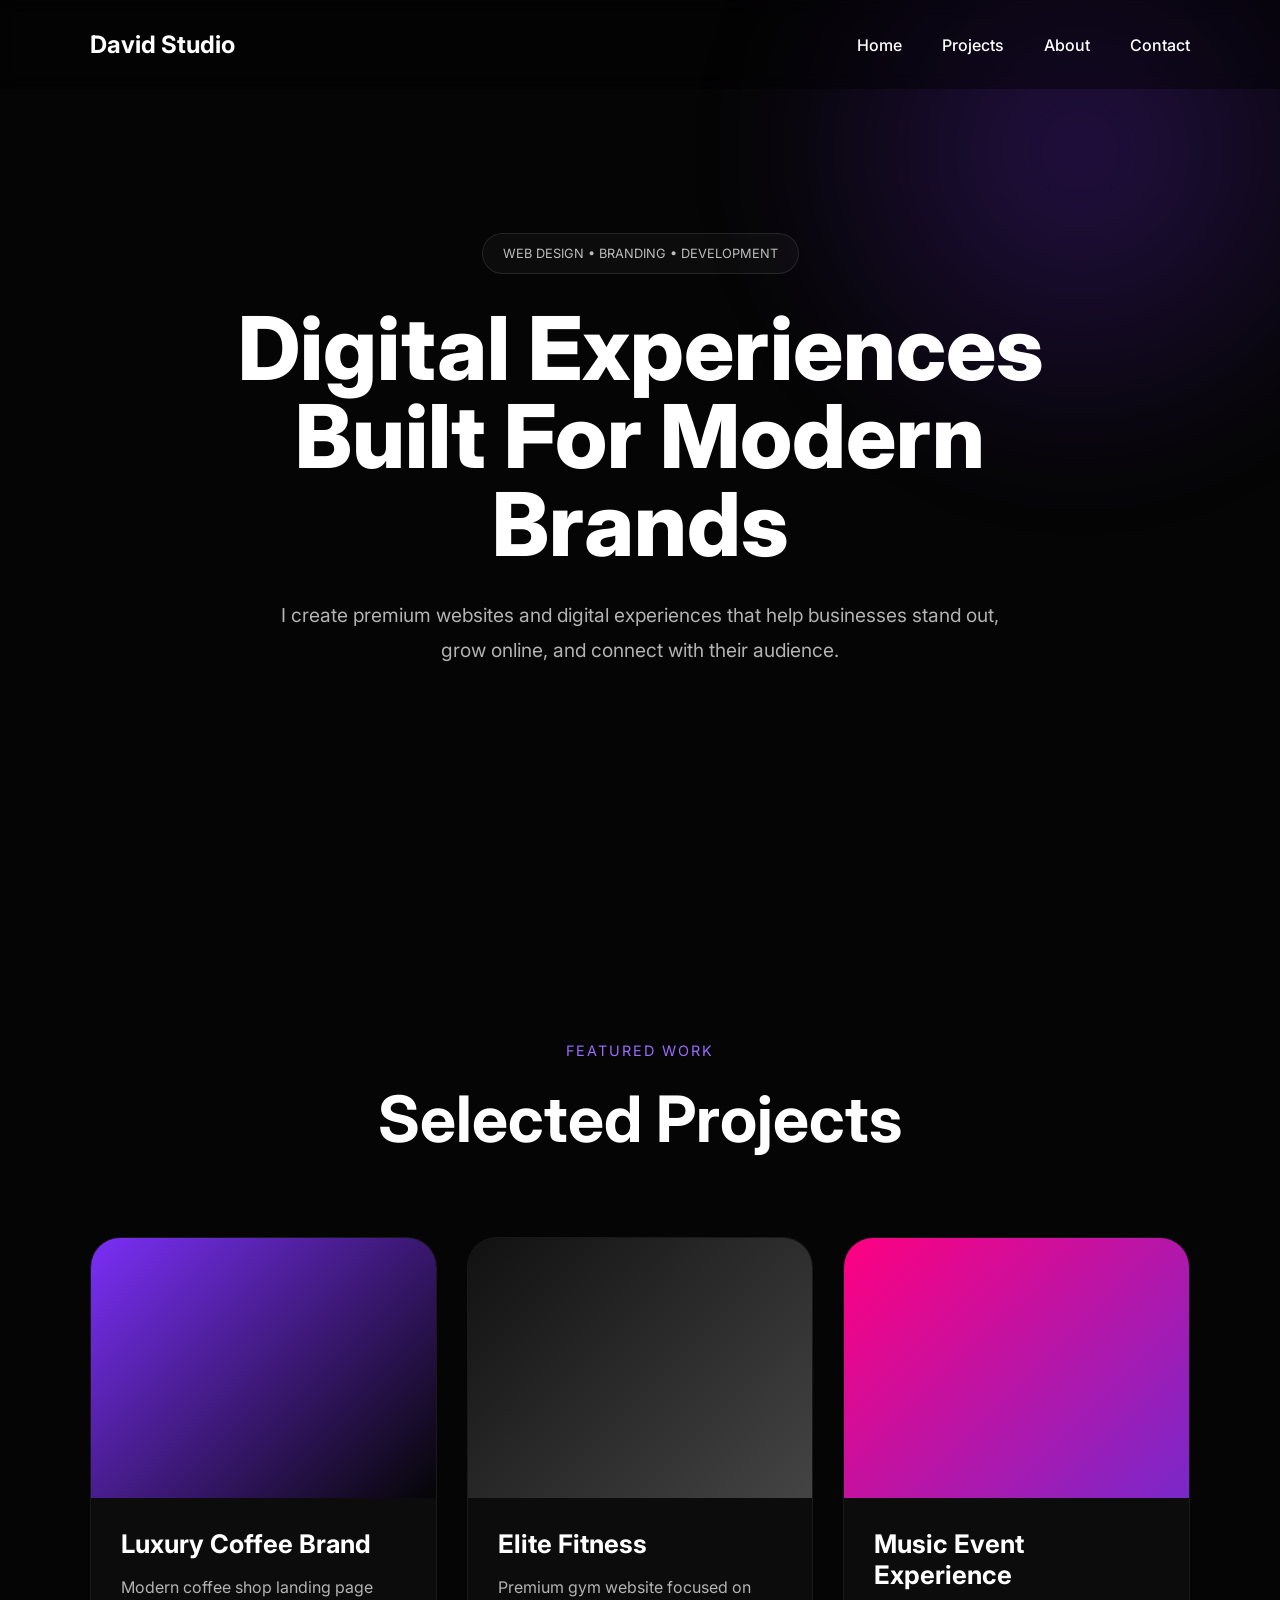
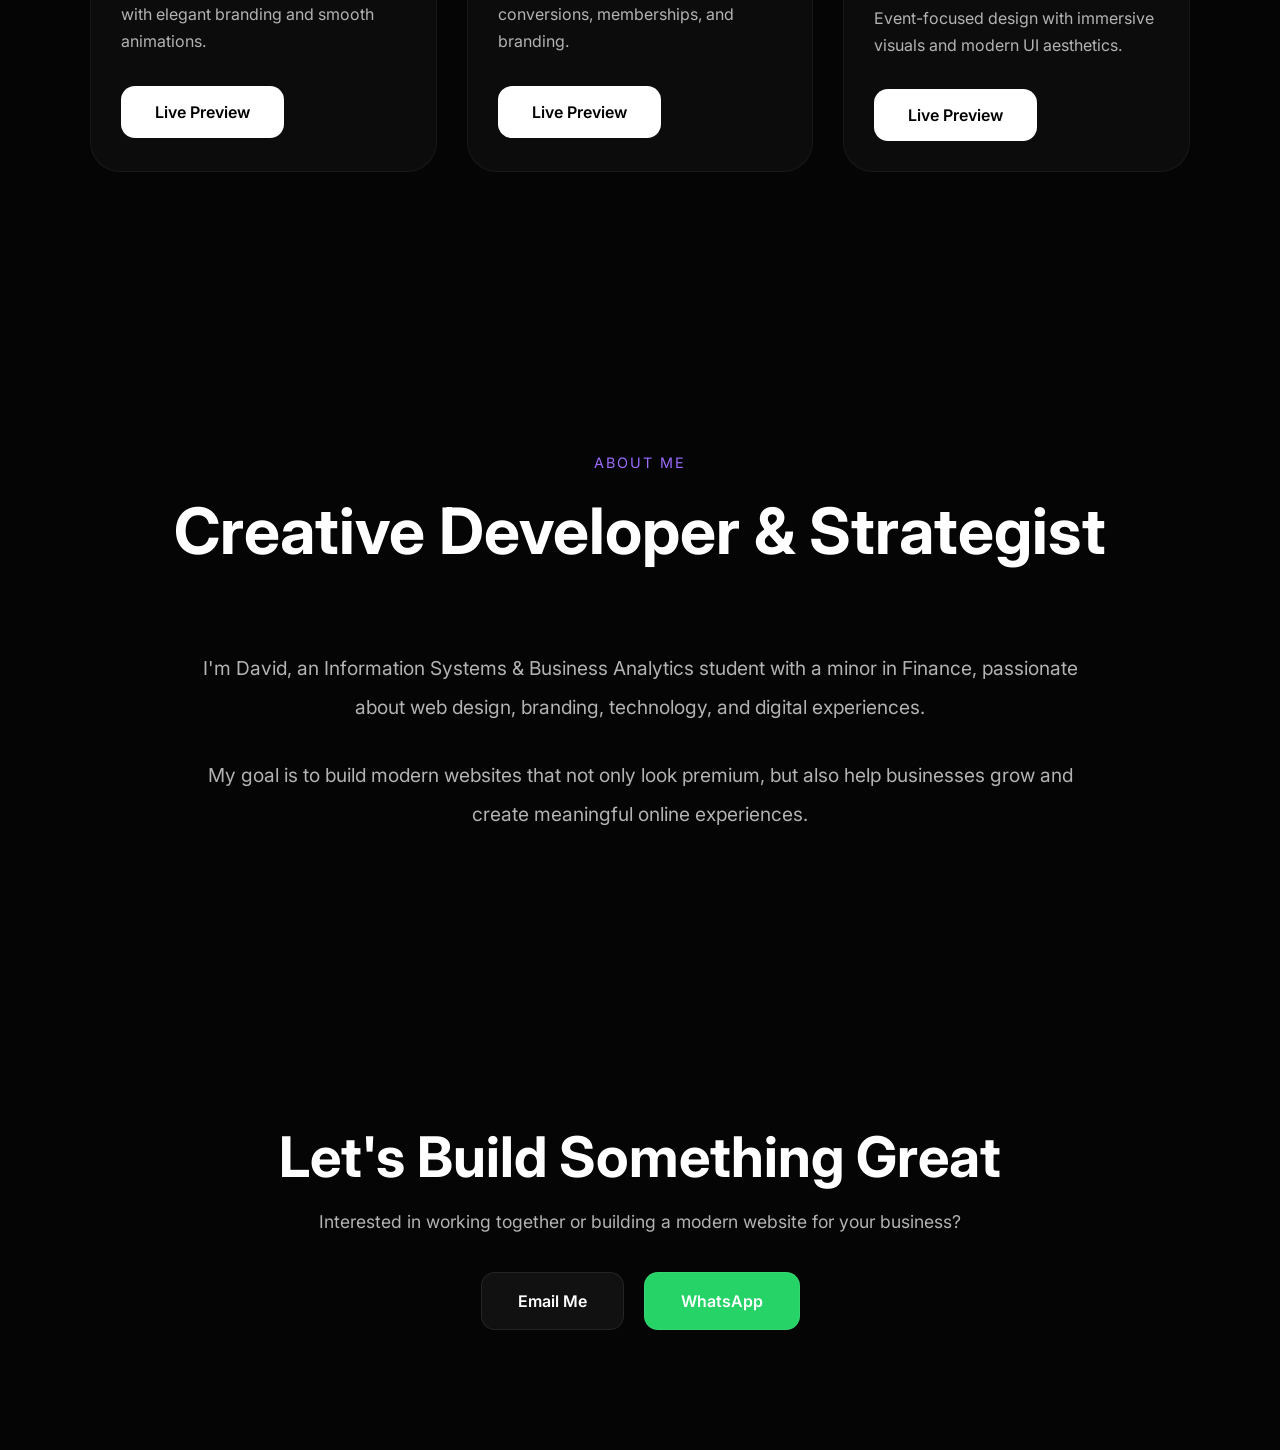
<file: david-studio-site/index.html>
<!DOCTYPE html>
<html lang="en">

<head>

  <meta charset="UTF-8">
  <meta name="viewport" content="width=device-width, initial-scale=1.0">

  <title>David Studio</title>

  <!-- GOOGLE FONT -->

  <link rel="preconnect" href="https://fonts.googleapis.com">
  <link rel="preconnect" href="https://fonts.gstatic.com" crossorigin>

  <link href="https://fonts.googleapis.com/css2?family=Inter:wght@300;400;500;600;700;800&display=swap" rel="stylesheet">

  <!-- CSS -->

  <link rel="stylesheet" href="style.css">

</head>

<body>

  <!-- BACKGROUND GLOW -->

  <div class="gradient-bg"></div>

  <!-- NAVBAR -->

  <nav>

    <h2 class="logo">David Studio</h2>

    <ul>

      <li><a href="#home">Home</a></li>

      <li><a href="#projects">Projects</a></li>

      <li><a href="#about">About</a></li>

      <li><a href="#contact">Contact</a></li>

    </ul>

  </nav>

  <!-- HERO -->

  <section class="hero" id="home">

    <div class="hero-content fade-up">

      <span class="badge">
        WEB DESIGN • BRANDING • DEVELOPMENT
      </span>

      <h1>
        Digital Experiences <br>
        Built For Modern Brands
      </h1>

      <p class="hero-description">
        I create premium websites and digital experiences that help businesses stand out, grow online, and connect with their audience.
      </p>

    </div>

  </section>

  <!-- PROJECTS -->

  <section class="projects" id="projects">

    <div class="section-title fade-up">

      <span>FEATURED WORK</span>

      <h2>Selected Projects</h2>

    </div>

    <div class="project-grid">

      <div class="project-card fade-up">

        <div class="project-image"></div>

        <div class="project-info">

          <h3>Luxury Coffee Brand</h3>

          <p>
            Modern coffee shop landing page with elegant branding and smooth animations.
          </p>

          <a href="#" class="project-btn">
            Live Preview
          </a>

        </div>

      </div>

      <div class="project-card fade-up">

        <div class="project-image gym"></div>

        <div class="project-info">

          <h3>Elite Fitness</h3>

          <p>
            Premium gym website focused on conversions, memberships, and branding.
          </p>

          <a href="#" class="project-btn">
            Live Preview
          </a>

        </div>

      </div>

      <div class="project-card fade-up">

        <div class="project-image music"></div>

        <div class="project-info">

          <h3>Music Event Experience</h3>

          <p>
            Event-focused design with immersive visuals and modern UI aesthetics.
          </p>

          <a href="#" class="project-btn">
            Live Preview
          </a>

        </div>

      </div>

    </div>

  </section>

  <!-- ABOUT -->

  <section class="about" id="about">

    <div class="section-title fade-up">

      <span>ABOUT ME</span>

      <h2>Creative Developer & Strategist</h2>

    </div>

    <div class="about-content fade-up">

      <p>
        I'm David, an Information Systems & Business Analytics student with a minor in Finance, passionate about web design, branding, technology, and digital experiences.
      </p>

      <p>
        My goal is to build modern websites that not only look premium, but also help businesses grow and create meaningful online experiences.
      </p>

    </div>

  </section>

  <!-- CONTACT -->

  <section class="contact-section fade-up" id="contact">

    <h2>Let's Build Something Great</h2>

    <p>
      Interested in working together or building a modern website for your business?
    </p>

    <div class="contact-buttons">

      <a href="mailto:dbc.studio1@gmail.com" class="contact-btn">
        Email Me
      </a>

      <a href="https://wa.me/19157024405" target="_blank" class="contact-btn whatsapp-btn">
        WhatsApp
      </a>

    </div>

  </section>

  <!-- JS -->

  <script src="script.js"></script>

</body>

</html>
</file>
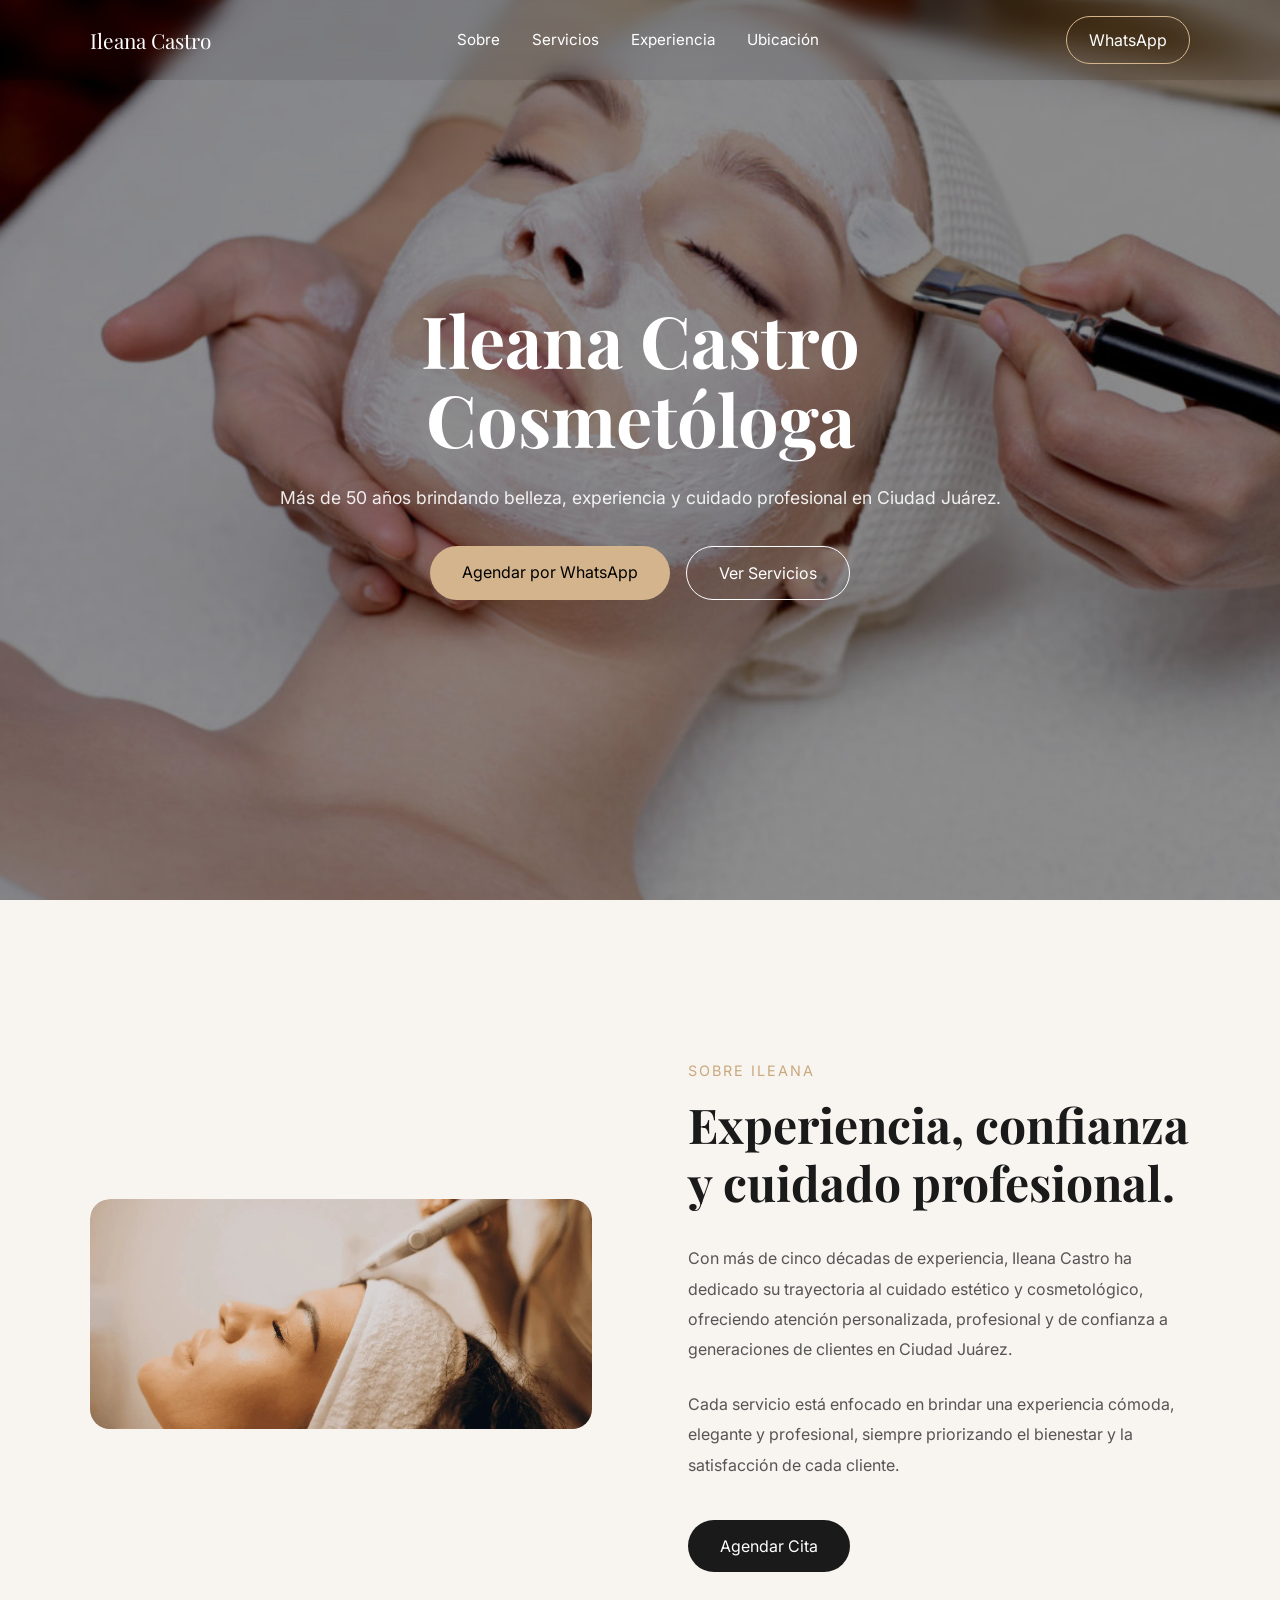
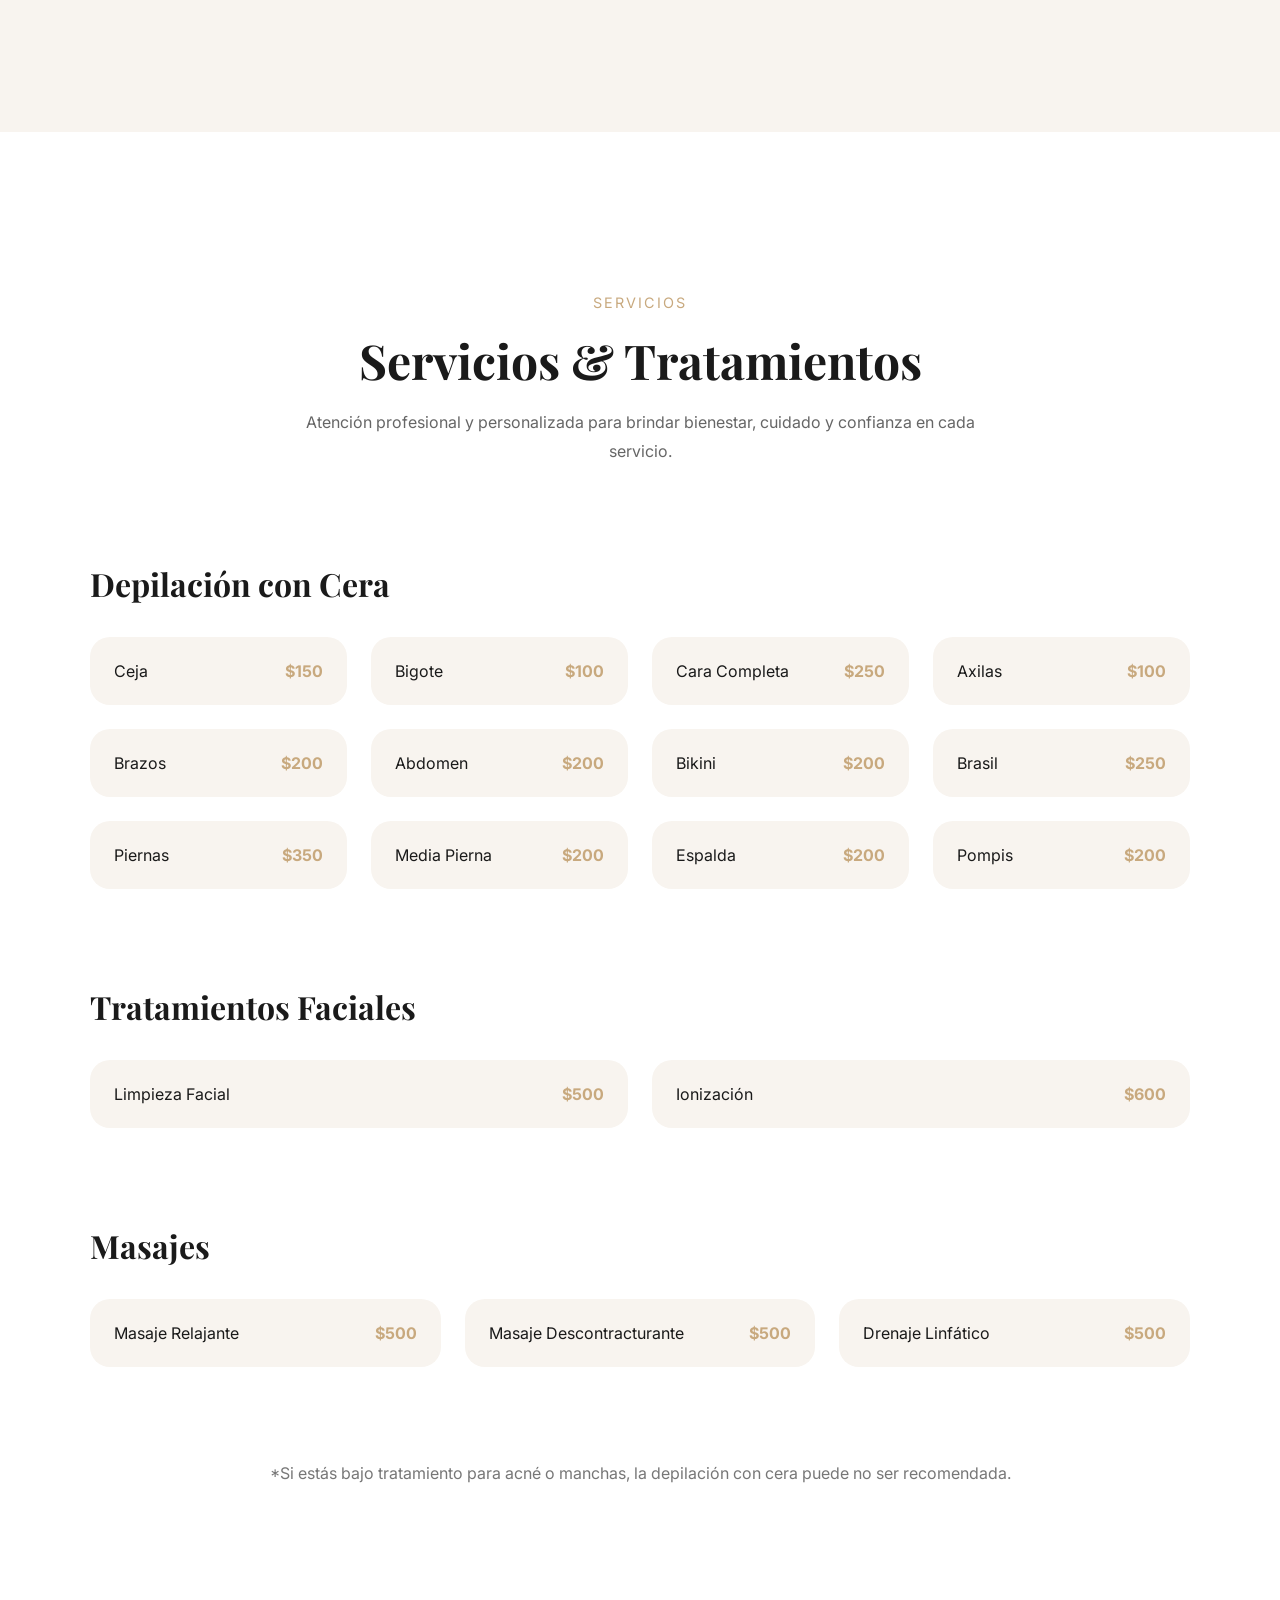
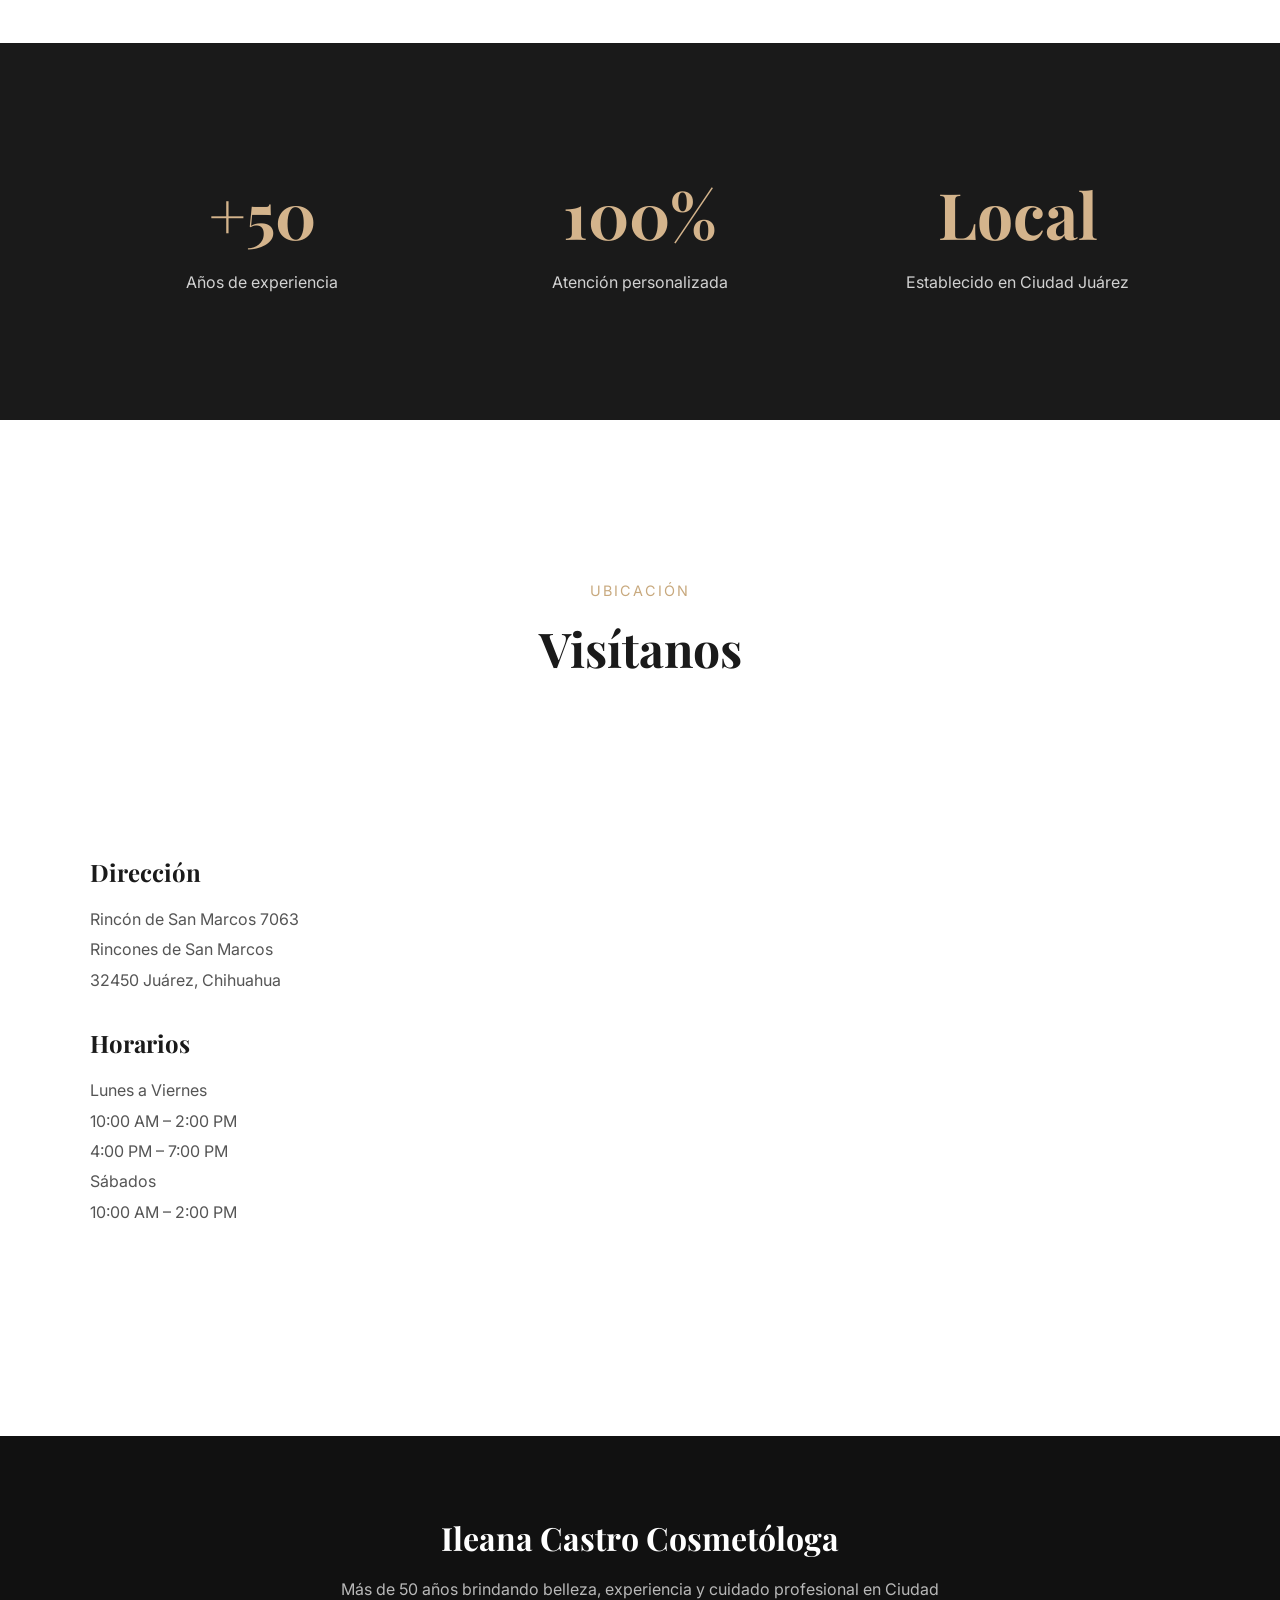
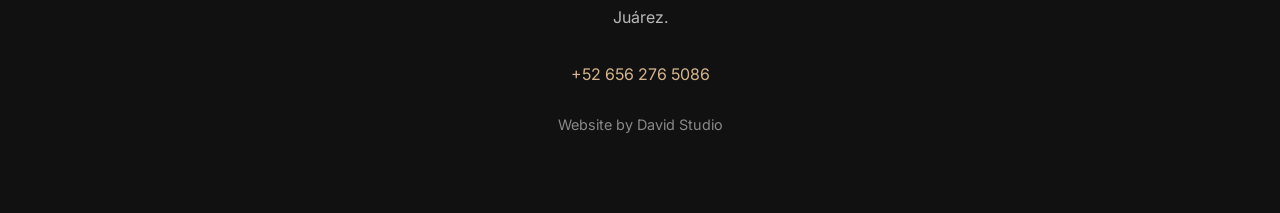
<file: Ileana-Cosmetologia/index.html>
<!DOCTYPE html>
<html lang="es">
<head>

  <meta charset="UTF-8" />
  <meta name="viewport" content="width=device-width, initial-scale=1.0" />

  <title>Ileana Castro Cosmetóloga</title>

  <!-- GOOGLE FONTS -->

  <link rel="preconnect" href="https://fonts.googleapis.com">
  <link rel="preconnect" href="https://fonts.gstatic.com" crossorigin>

  <link href="https://fonts.googleapis.com/css2?family=Inter:wght@300;400;500;600&family=Playfair+Display:wght@500;600;700&display=swap" rel="stylesheet">

  <!-- CSS -->

  <link rel="stylesheet" href="style.css">

</head>

<body>

  <!-- NAVBAR -->

  <header class="navbar">

    <div class="logo">
      Ileana Castro
    </div>

    <nav>
      <a href="#about">Sobre</a>
      <a href="#services">Servicios</a>
      <a href="#experience">Experiencia</a>
      <a href="#location">Ubicación</a>
    </nav>

    <a
      href="https://wa.me/526562765086?text=Hola,%20me%20gustaría%20agendar%20una%20cita."
      class="nav-btn"
      target="_blank"
    >
      WhatsApp
    </a>

  </header>

  <!-- HERO -->

  <section class="hero reveal">

    <div class="overlay"></div>

    <img src="images/hero.jpg" alt="Spa Image" class="hero-image">

    <div class="hero-content">

      <h1>Ileana Castro Cosmetóloga</h1>

      <p>
        Más de 50 años brindando belleza, experiencia
        y cuidado profesional en Ciudad Juárez.
      </p>

      <div class="hero-buttons">

        <a
          href="https://wa.me/526562765086?text=Hola,%20me%20gustaría%20agendar%20una%20cita."
          target="_blank"
          class="primary-btn"
        >
          Agendar por WhatsApp
        </a>

        <a href="#services" class="secondary-btn">
          Ver Servicios
        </a>

      </div>

    </div>

  </section>

  <!-- ABOUT -->

  <section class="about reveal" id="about">

    <div class="about-image">
      <img src="images/about.jpg" alt="Facial Treatment">
    </div>

    <div class="about-text">

      <span class="section-subtitle">
        Sobre Ileana
      </span>

      <h2>
        Experiencia, confianza y cuidado profesional.
      </h2>

      <p>
        Con más de cinco décadas de experiencia, Ileana Castro
        ha dedicado su trayectoria al cuidado estético y cosmetológico,
        ofreciendo atención personalizada, profesional y de confianza
        a generaciones de clientes en Ciudad Juárez.
      </p>

      <p>
        Cada servicio está enfocado en brindar una experiencia cómoda,
        elegante y profesional, siempre priorizando el bienestar y la
        satisfacción de cada cliente.
      </p>

      <a
        href="https://wa.me/526562765086?text=Hola,%20me%20gustaría%20agendar%20una%20cita."
        target="_blank"
        class="about-btn"
      >
        Agendar Cita
      </a>

    </div>

  </section>

  <!-- SERVICES -->

  <section class="services reveal" id="services">

    <div class="services-header">

      <span class="section-subtitle">
        Servicios
      </span>

      <h2>
        Servicios & Tratamientos
      </h2>

      <p>
        Atención profesional y personalizada para brindar
        bienestar, cuidado y confianza en cada servicio.
      </p>

    </div>

    <!-- DEPILACION -->

    <div class="service-category">

      <h3>Depilación con Cera</h3>

      <div class="services-grid">

        <div class="service-card">
          <span>Ceja</span>
          <strong>$150</strong>
        </div>

        <div class="service-card">
          <span>Bigote</span>
          <strong>$100</strong>
        </div>

        <div class="service-card">
          <span>Cara Completa</span>
          <strong>$250</strong>
        </div>

        <div class="service-card">
          <span>Axilas</span>
          <strong>$100</strong>
        </div>

        <div class="service-card">
          <span>Brazos</span>
          <strong>$200</strong>
        </div>

        <div class="service-card">
          <span>Abdomen</span>
          <strong>$200</strong>
        </div>

        <div class="service-card">
          <span>Bikini</span>
          <strong>$200</strong>
        </div>

        <div class="service-card">
          <span>Brasil</span>
          <strong>$250</strong>
        </div>

        <div class="service-card">
          <span>Piernas</span>
          <strong>$350</strong>
        </div>

        <div class="service-card">
          <span>Media Pierna</span>
          <strong>$200</strong>
        </div>

        <div class="service-card">
          <span>Espalda</span>
          <strong>$200</strong>
        </div>

        <div class="service-card">
          <span>Pompis</span>
          <strong>$200</strong>
        </div>

      </div>

    </div>

    <!-- FACIALES -->

    <div class="service-category">

      <h3>Tratamientos Faciales</h3>

      <div class="services-grid">

        <div class="service-card">
          <span>Limpieza Facial</span>
          <strong>$500</strong>
        </div>

        <div class="service-card">
          <span>Ionización</span>
          <strong>$600</strong>
        </div>

      </div>

    </div>

    <!-- MASAJES -->

    <div class="service-category">

      <h3>Masajes</h3>

      <div class="services-grid">

        <div class="service-card">
          <span>Masaje Relajante</span>
          <strong>$500</strong>
        </div>

        <div class="service-card">
          <span>Masaje Descontracturante</span>
          <strong>$500</strong>
        </div>

        <div class="service-card">
          <span>Drenaje Linfático</span>
          <strong>$500</strong>
        </div>

      </div>

    </div>

    <div class="services-note">

      <p>
        *Si estás bajo tratamiento para acné o manchas,
        la depilación con cera puede no ser recomendada.
      </p>

    </div>

  </section>

  <!-- EXPERIENCE -->

  <section class="experience reveal" id="experience">

    <div class="experience-card">
      <h2>+50</h2>
      <p>Años de experiencia</p>
    </div>

    <div class="experience-card">
      <h2>100%</h2>
      <p>Atención personalizada</p>
    </div>

    <div class="experience-card">
      <h2>Local</h2>
      <p>Establecido en Ciudad Juárez</p>
    </div>

  </section>

  <!-- LOCATION -->

  <section class="location reveal" id="location">

    <div class="location-header">

      <span class="section-subtitle">
        Ubicación
      </span>

      <h2>
        Visítanos
      </h2>

    </div>

    <div class="location-container">

      <div class="location-info">

        <h3>Dirección</h3>

        <p>
          Rincón de San Marcos 7063<br>
          Rincones de San Marcos<br>
          32450 Juárez, Chihuahua
        </p>

        <h3>Horarios</h3>

        <p>
          Lunes a Viernes<br>
          10:00 AM – 2:00 PM<br>
          4:00 PM – 7:00 PM
        </p>

        <p>
          Sábados<br>
          10:00 AM – 2:00 PM
        </p>

      </div>

      <div class="map-container">

        <iframe
          src="https://www.google.com/maps?q=Rincon+de+San+Marcos+7063+Juarez+Chihuahua&output=embed"
          width="100%"
          height="100%"
          style="border:0;"
          allowfullscreen=""
          loading="lazy">
        </iframe>

      </div>

    </div>

  </section>

  <!-- FOOTER -->

  <footer class="footer">

    <h3>Ileana Castro Cosmetóloga</h3>

    <p>
      Más de 50 años brindando belleza, experiencia
      y cuidado profesional en Ciudad Juárez.
    </p>

    <a
      href="https://wa.me/526562765086"
      target="_blank"
    >
      +52 656 276 5086
    </a>

    <span>
      Website by David Studio
    </span>

  </footer>

  <script src="script.js"></script>

</body>
</html>
</file>
<file: david-studio-site/style.css>
* {
  margin: 0;
  padding: 0;
  box-sizing: border-box;
  scroll-behavior: smooth;
}

body {
  font-family: 'Inter', sans-serif;
  background: #050505;
  color: white;
  overflow-x: hidden;
}

/* BACKGROUND GLOW */

.gradient-bg {
  position: fixed;

  width: 700px;
  height: 700px;

  background: radial-gradient(circle, rgba(123,47,247,0.25) 0%, rgba(0,0,0,0) 70%);

  top: -200px;
  right: -150px;

  z-index: -1;

  filter: blur(40px);
}

/* NAVBAR */

nav {
  width: 100%;

  display: flex;

  justify-content: space-between;
  align-items: center;

  padding: 30px 7%;

  position: fixed;

  top: 0;

  z-index: 1000;

  backdrop-filter: blur(10px);

  background: rgba(0,0,0,0.4);
}

.logo {
  font-size: 1.5rem;
  font-weight: 700;
}

nav ul {
  display: flex;
  gap: 40px;

  list-style: none;
}

nav a {
  color: white;

  text-decoration: none;

  font-weight: 500;

  transition: 0.3s;
}

nav a:hover {
  color: #9b6cff;
}

/* HERO */

.hero {
  min-height: 100vh;

  display: flex;

  justify-content: center;
  align-items: center;

  text-align: center;

  padding: 0 7%;
}

.hero-content {
  max-width: 900px;
}

.badge {
  border: 1px solid rgba(255,255,255,0.1);

  padding: 12px 20px;

  border-radius: 50px;

  font-size: 0.8rem;

  color: #bdbdbd;

  display: inline-block;

  margin-bottom: 30px;

  background: rgba(255,255,255,0.03);
}

.hero h1 {
  font-size: 5.5rem;

  line-height: 1;

  margin-bottom: 30px;

  font-weight: 800;
}

.hero-description {
  color: #b3b3b3;

  font-size: 1.2rem;

  line-height: 1.8;

  max-width: 750px;

  margin: auto;
}

/* PROJECTS */

.projects,
.about {
  padding: 140px 7%;
}

.section-title {
  text-align: center;

  margin-bottom: 80px;
}

.section-title span {
  color: #9b6cff;

  letter-spacing: 2px;

  font-size: 0.9rem;
}

.section-title h2 {
  font-size: 4rem;

  margin-top: 20px;
}

.project-grid {
  display: grid;

  grid-template-columns: repeat(auto-fit,minmax(320px,1fr));

  gap: 30px;
}

.project-card {
  background: rgba(255,255,255,0.03);

  border: 1px solid rgba(255,255,255,0.05);

  border-radius: 30px;

  overflow: hidden;

  transition: 0.4s ease;
}

.project-card:hover {
  transform: translateY(-10px);

  border-color: rgba(123,47,247,0.4);
}

.project-image {
  height: 260px;

  background: linear-gradient(135deg,#7b2ff7,#050505);
}

.gym {
  background: linear-gradient(135deg,#111,#444);
}

.music {
  background: linear-gradient(135deg,#ff0080,#7928ca);
}

.project-info {
  padding: 30px;
}

.project-info h3 {
  font-size: 1.6rem;

  margin-bottom: 15px;
}

.project-info p {
  color: #b3b3b3;

  line-height: 1.7;

  margin-bottom: 30px;
}

.project-btn {
  display: inline-block;

  background: white;

  color: black;

  padding: 16px 34px;

  border-radius: 14px;

  text-decoration: none;

  transition: 0.3s ease;

  font-weight: 600;
}

.project-btn:hover {
  transform: scale(1.05);
}

/* ABOUT */

.about-content {
  max-width: 900px;

  margin: auto;

  text-align: center;
}

.about-content p {
  color: #b3b3b3;

  font-size: 1.2rem;

  line-height: 2;

  margin-bottom: 30px;
}

/* CONTACT */

.contact-section {
  text-align: center;

  padding: 120px 7%;
}

.contact-section h2 {
  font-size: 3.5rem;

  margin-bottom: 20px;
}

.contact-section p {
  color: #b3b3b3;

  font-size: 1.1rem;

  margin-bottom: 40px;
}

.contact-buttons {
  display: flex;

  justify-content: center;

  gap: 20px;

  flex-wrap: wrap;
}

.contact-btn {
  padding: 18px 36px;

  border-radius: 14px;

  text-decoration: none;

  font-weight: 600;

  color: white;

  background: rgba(255,255,255,0.05);

  border: 1px solid rgba(255,255,255,0.08);

  transition: 0.3s;
}

.contact-btn:hover {
  transform: translateY(-5px);

  border-color: rgba(123,47,247,0.5);

  box-shadow: 0 10px 30px rgba(123,47,247,0.25);
}

.whatsapp-btn {
  background: #25D366;
}

/* ANIMATIONS */

.fade-up {
  opacity: 0;

  transform: translateY(40px);

  transition: all 1s ease;
}

.fade-up.active {
  opacity: 1;

  transform: translateY(0);
}

/* RESPONSIVE */

@media(max-width:768px) {

  nav {
    padding: 25px 6%;
  }

  nav ul {
    gap: 20px;
  }

  .hero h1 {
    font-size: 3.3rem;
  }

  .hero-description {
    font-size: 1rem;
  }

  .section-title h2 {
    font-size: 2.7rem;
  }

  .about-content p {
    font-size: 1rem;
  }

  .contact-section h2 {
    font-size: 2.7rem;
  }

}
</file>
<file: Ileana-Cosmetologia/style.css>
*{
  margin: 0;
  padding: 0;
  box-sizing: border-box;
}

html{
  scroll-behavior: smooth;
}

body{
  font-family: 'Inter', sans-serif;
  background-color: #f8f4ef;
  color: #1a1a1a;
  overflow-x: hidden;
}

/* REVEAL ANIMATIONS */

.reveal{
  opacity: 0;
  transform: translateY(60px);
  transition: all 1s ease;
}

.reveal.active{
  opacity: 1;
  transform: translateY(0);
}

/* NAVBAR */

.navbar{
  position: fixed;
  top: 0;
  width: 100%;
  padding: 1rem 7%;

  display: flex;
  justify-content: space-between;
  align-items: center;

  z-index: 1000;

  background: rgba(0,0,0,0.08);
  backdrop-filter: blur(10px);

  transition: 0.4s;
}

.navbar.scrolled{
  background: rgba(0,0,0,0.75);
  padding: 0.8rem 7%;
}

.logo{
  font-family: 'Playfair Display', serif;
  font-size: 1.3rem;
  color: white;
}

nav{
  display: flex;
  gap: 2rem;
}

nav a{
  text-decoration: none;
  color: white;
  font-size: 0.95rem;
  transition: 0.3s;
}

nav a:hover{
  color: #d4b48c;
}

.nav-btn{
  text-decoration: none;
  color: white;
  border: 1px solid #d4b48c;
  padding: 0.8rem 1.4rem;
  border-radius: 50px;
  transition: 0.3s;
}

.nav-btn:hover{
  background-color: #d4b48c;
  color: black;
}

/* HERO */

.hero{
  height: 100vh;
  position: relative;
  overflow: hidden;

  display: flex;
  justify-content: center;
  align-items: center;
  text-align: center;
}

.hero-image{
  position: absolute;
  width: 100%;
  height: 100%;
  object-fit: cover;

  transition: transform 8s ease;
}

.hero:hover .hero-image{
  transform: scale(1.05);
}

.overlay{
  position: absolute;
  width: 100%;
  height: 100%;
  background: rgba(0,0,0,0.45);
  z-index: 1;
}

.hero-content{
  position: relative;
  z-index: 2;
  color: white;
  max-width: 850px;
  padding: 0 2rem;
}

.hero-content h1{
  font-family: 'Playfair Display', serif;
  font-size: 4.5rem;
  line-height: 1.1;
  margin-bottom: 1.5rem;
}

.hero-content p{
  font-size: 1.1rem;
  line-height: 1.8;
  margin-bottom: 2rem;
  color: rgba(255,255,255,0.9);
}

.hero-buttons{
  display: flex;
  justify-content: center;
  gap: 1rem;
  flex-wrap: wrap;
}

.primary-btn,
.secondary-btn{
  text-decoration: none;
  padding: 1rem 2rem;
  border-radius: 50px;
  transition: 0.3s;
}

.primary-btn{
  background-color: #d4b48c;
  color: black;
}

.primary-btn:hover{
  background-color: white;
  transform: translateY(-3px);
}

.secondary-btn{
  border: 1px solid white;
  color: white;
}

.secondary-btn:hover{
  background-color: white;
  color: black;
  transform: translateY(-3px);
}

/* ABOUT */

.about{
  padding: 10rem 7%;
  display: grid;
  grid-template-columns: repeat(2, 1fr);
  gap: 6rem;
  align-items: center;
}

.about-image{
  overflow: hidden;
  border-radius: 20px;
}

.about-image img{
  width: 100%;
  border-radius: 20px;
  transition: 0.6s;
}

.about-image:hover img{
  transform: scale(1.05);
}

.section-subtitle{
  color: #c8a97e;
  font-size: 0.9rem;
  letter-spacing: 2px;
  text-transform: uppercase;
}

.about-text h2{
  font-family: 'Playfair Display', serif;
  font-size: 3rem;
  line-height: 1.2;
  margin: 1rem 0 2rem;
}

.about-text p{
  color: #555;
  line-height: 1.9;
  margin-bottom: 1.5rem;
}

.about-btn{
  display: inline-block;
  margin-top: 1rem;

  text-decoration: none;
  background-color: #1a1a1a;
  color: white;

  padding: 1rem 2rem;
  border-radius: 50px;

  transition: 0.3s;
}

.about-btn:hover{
  background-color: #d4b48c;
  color: black;
  transform: translateY(-3px);
}

/* SERVICES */

.services{
  padding: 10rem 7%;
  background-color: white;
}

.services-header{
  text-align: center;
  max-width: 700px;
  margin: 0 auto 6rem;
}

.services-header h2{
  font-family: 'Playfair Display', serif;
  font-size: 3rem;
  margin: 1rem 0;
}

.services-header p{
  color: #666;
  line-height: 1.8;
}

.service-category{
  margin-bottom: 6rem;
}

.service-category h3{
  font-family: 'Playfair Display', serif;
  font-size: 2rem;
  margin-bottom: 2rem;
}

.services-grid{
  display: grid;
  grid-template-columns: repeat(auto-fit, minmax(250px, 1fr));
  gap: 1.5rem;
}

.service-card{
  background-color: #f8f4ef;
  padding: 1.5rem;
  border-radius: 20px;

  display: flex;
  justify-content: space-between;
  align-items: center;

  transition: 0.4s;
}

.service-card:hover{
  transform: translateY(-8px);
  background-color: #f1e7db;
}

.service-card strong{
  color: #c8a97e;
}

.services-note{
  text-align: center;
  margin-top: 2rem;
}

.services-note p{
  color: #777;
}

/* EXPERIENCE */

.experience{
  padding: 8rem 7%;
  background-color: #1a1a1a;

  display: grid;
  grid-template-columns: repeat(3,1fr);
  gap: 2rem;
}

.experience-card{
  text-align: center;
  color: white;
}

.experience-card h2{
  font-family: 'Playfair Display', serif;
  font-size: 4rem;
  color: #d4b48c;
  margin-bottom: 1rem;
}

.experience-card p{
  color: rgba(255,255,255,0.8);
}

/* LOCATION */

.location{
  padding: 10rem 7%;
  background-color: white;
}

.location-header{
  text-align: center;
  margin-bottom: 6rem;
}

.location-header h2{
  font-family: 'Playfair Display', serif;
  font-size: 3rem;
  margin-top: 1rem;
}

.location-container{
  display: grid;
  grid-template-columns: 1fr 1fr;
  gap: 5rem;
  align-items: center;
}

.location-info h3{
  font-family: 'Playfair Display', serif;
  font-size: 1.5rem;
  margin-bottom: 1rem;
  margin-top: 2rem;
}

.location-info p{
  color: #555;
  line-height: 1.9;
}

.map-container{
  height: 500px;
  border-radius: 20px;
  overflow: hidden;
}

/* FOOTER */

.footer{
  background-color: #111;
  color: white;

  padding: 5rem 7%;

  text-align: center;
}

.footer h3{
  font-family: 'Playfair Display', serif;
  font-size: 2rem;
  margin-bottom: 1rem;
}

.footer p{
  color: rgba(255,255,255,0.7);
  max-width: 600px;
  margin: 0 auto 2rem;
  line-height: 1.8;
}

.footer a{
  display: inline-block;
  color: #d4b48c;
  text-decoration: none;
  margin-bottom: 2rem;
}

.footer span{
  display: block;
  color: rgba(255,255,255,0.5);
  font-size: 0.9rem;
}

/* RESPONSIVE */

@media(max-width: 992px){

  .about,
  .location-container,
  .experience{
    grid-template-columns: 1fr;
  }

}

@media(max-width: 768px){

  .navbar{
    padding: 1rem 5%;
  }

  nav{
    display: none;
  }

  .hero-content h1{
    font-size: 3rem;
  }

  .hero-content p{
    font-size: 1rem;
  }

  .about,
  .services,
  .location{
    padding: 7rem 5%;
  }

  .about-text h2,
  .services-header h2,
  .location-header h2{
    font-size: 2.2rem;
  }

}
</file>
